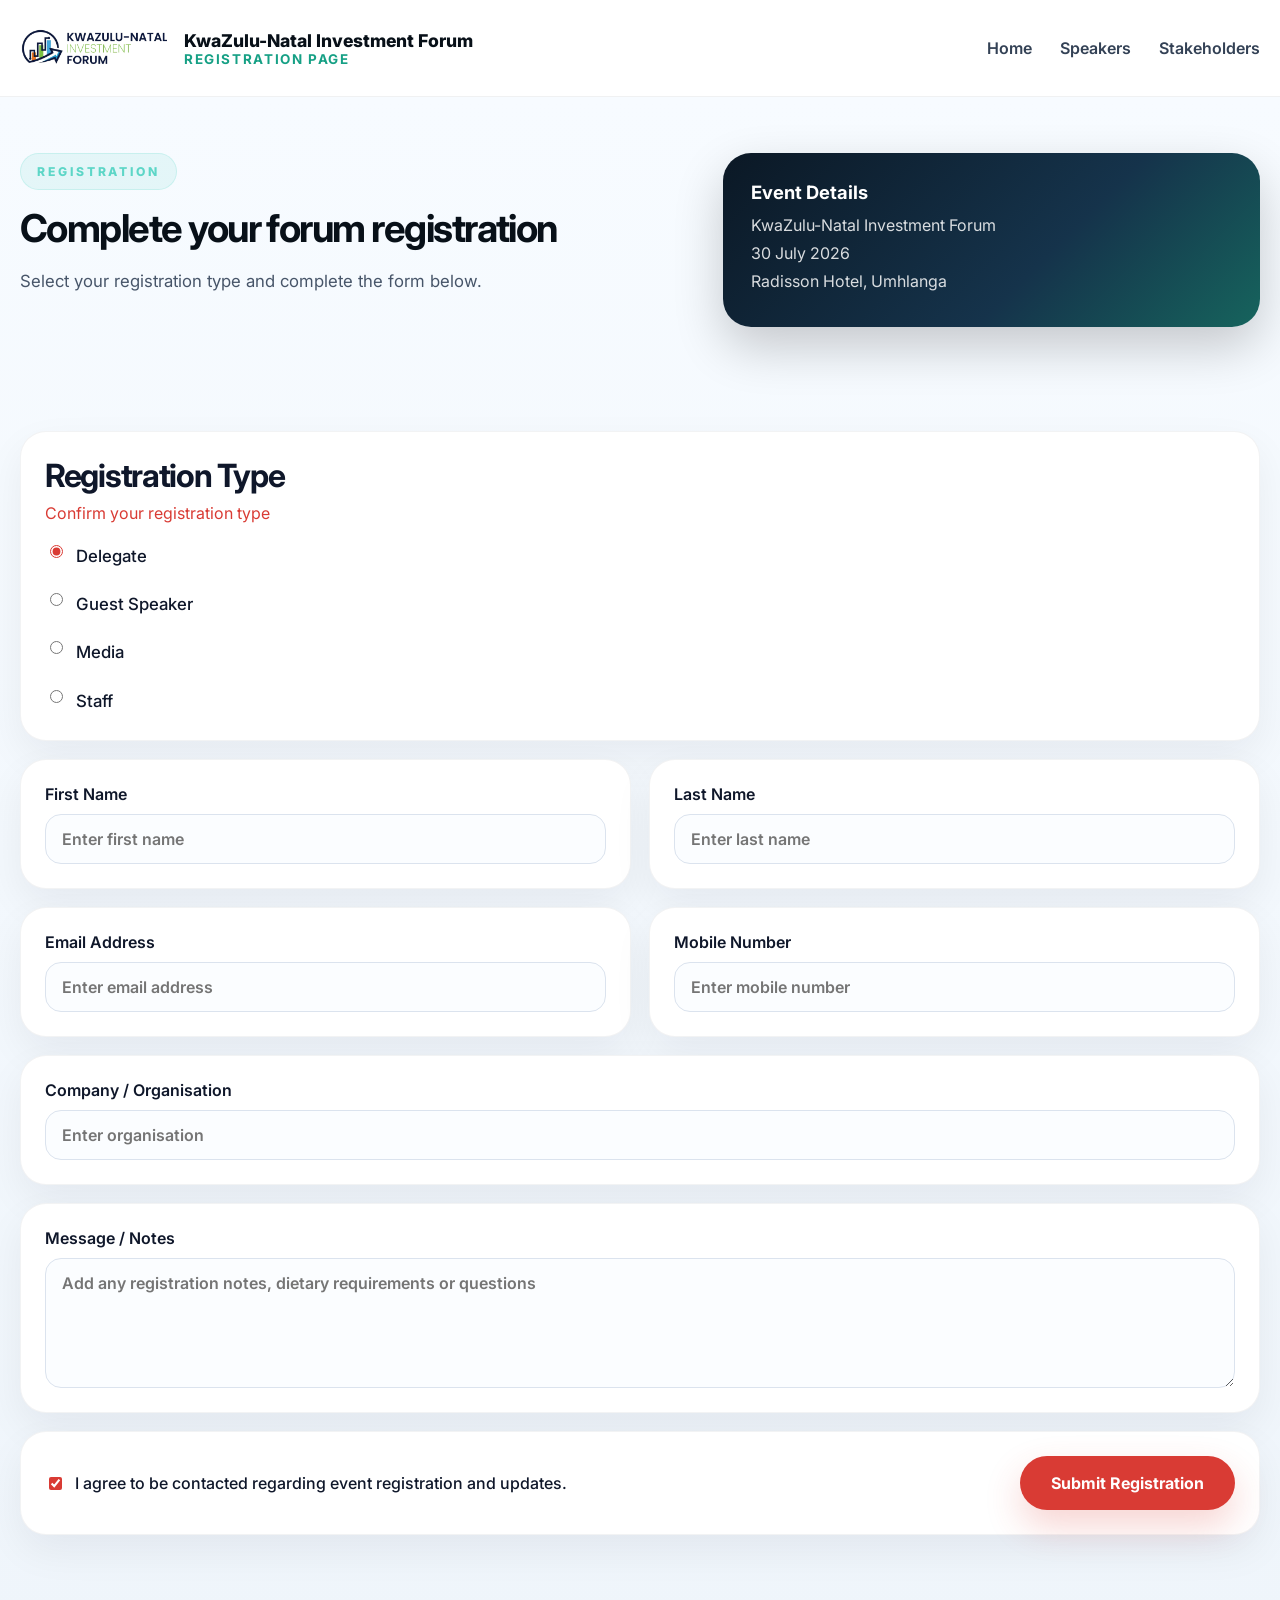
<file: register.html>
<!DOCTYPE html>
<html lang="en">
<head>
  <meta charset="UTF-8" />
  <meta name="viewport" content="width=device-width, initial-scale=1.0" />
  <title>Register — KwaZulu-Natal Investment Forum</title>
  <meta name="description" content="Registration page for the KwaZulu-Natal Investment Forum." />
  <link rel="preconnect" href="https://fonts.googleapis.com">
  <link rel="preconnect" href="https://fonts.gstatic.com" crossorigin>
  <link href="https://fonts.googleapis.com/css2?family=Inter:wght@400;500;600;700;800&display=swap" rel="stylesheet">
  <link rel="stylesheet" href="styles.css" />
</head>
<!-- Success Modal -->
<div class="success-modal" id="successModal" aria-hidden="true">
  <div class="success-modal-backdrop" id="successModalBackdrop"></div>

  <div class="success-modal-card" role="dialog" aria-modal="true" aria-labelledby="successModalTitle">
    <button class="success-modal-close" type="button" id="successModalClose" aria-label="Close">×</button>

    <div class="success-modal-icon-wrap">
      <div class="success-modal-icon">✓</div>
    </div>

    <h3 id="successModalTitle">Registration Successful</h3>
    <p>
      Thank you for registering for the <strong>KwaZulu-Natal Investment Forum</strong>.
      Your registration has been submitted successfully.
    </p>

    <div class="success-modal-actions">
      <button type="button" class="btn btn-primary" id="successModalBtn">Done</button>
    </div>
  </div>
</div>
<body>
  <header class="site-header inner-header">
    <div class="container nav-wrap">
      <a href="index.html" class="brand">
        <img src="assets/logo.png" alt="KwaZulu-Natal Investment Forum logo" class="brand-logo" />
        <div>
          <div class="brand-title">KwaZulu-Natal Investment Forum</div>
          <div class="brand-subtitle">Registration Page</div>
        </div>
      </a>
      <button class="menu-toggle" aria-label="Open menu" aria-expanded="false" type="button">☰</button>

<nav class="site-nav">
  <a href="index.html">Home</a>
  <a href="index.html#speakers">Speakers</a>
  <a href="index.html#stakeholders">Stakeholders</a>
</nav>
    </div>
  </header>

  <main class="register-main">
    <section class="register-hero">
      <div class="container register-hero-grid">
        <div>
          <span class="section-tag">Registration</span>
          <h1 class="section-title">Complete your forum registration</h1>
          <p class="section-text">
            Select your registration type and complete the form below.
          </p>
        </div>
        <div class="register-info-card">
          <strong>Event Details</strong>
          <p>KwaZulu-Natal Investment Forum</p>
          <p>30 July 2026</p>
          <p>Radisson Hotel, Umhlanga</p>
        </div>
      </div>
    </section>

    <section class="section">
      <div class="container">
        <form class="registration-form">
          <div class="form-card full-span">
            <h2>Registration Type</h2>
            <p class="form-helper required">Confirm your registration type</p>
            <div class="radio-list">
              <label class="radio-option"><input type="radio" name="registration_type" value="Delegate" checked> <span>Delegate</span></label>
              <label class="radio-option"><input type="radio" name="registration_type" value="Guest Speaker"> <span>Guest Speaker</span></label>
              <label class="radio-option"><input type="radio" name="registration_type" value="Media"> <span>Media</span></label>
              <label class="radio-option"><input type="radio" name="registration_type" value="Staff"> <span>Staff</span></label>
            </div>
          </div>

          <div class="form-card">
            <label>First Name<input type="text" placeholder="Enter first name"></label>
          </div>
          <div class="form-card">
            <label>Last Name<input type="text" placeholder="Enter last name"></label>
          </div>
          <div class="form-card">
            <label>Email Address<input type="email" placeholder="Enter email address"></label>
          </div>
          <div class="form-card">
            <label>Mobile Number<input type="tel" placeholder="Enter mobile number"></label>
          </div>
          <div class="form-card full-span">
            <label>Company / Organisation<input type="text" placeholder="Enter organisation"></label>
          </div>
          <div class="form-card full-span">
            <label>Message / Notes
              <textarea rows="5" placeholder="Add any registration notes, dietary requirements or questions"></textarea>
            </label>
          </div>
          <div class="form-card full-span form-submit-row">
            <label class="checkbox-option"><input type="checkbox" checked> <span>I agree to be contacted regarding event registration and updates.</span></label>
            <button type="submit" class="btn btn-primary large">Submit Registration</button>
          </div>
        </form>
      </div>
    </section>
  </main>

  <script src="script.js?v=3"></script>
</body>
</html>
</file>
<file: styles.css>
:root {
  --bg: #07131d;
  --bg-soft: #0e1f2d;
  --panel: #0d1825;
  --panel-2: #101c2b;
  --text: #e9eef4;
  --muted: #94a3b8;
  --dark: #081018;
  --white: #ffffff;
  --line: rgba(255,255,255,.1);
  --line-dark: rgba(12,25,38,.08);
  --primary: #d93b34;
  --primary-dark: #b92d27;
  --accent: #5dd6c7;
  --accent-2: #80eccc;
  --gold: #f0b94d;
  --shadow: 0 20px 50px rgba(0, 0, 0, .2);
  --radius-xl: 28px;
  --radius-lg: 22px;
  --radius-md: 16px;
  --max: 1240px;
}

* { box-sizing: border-box; }
html { scroll-behavior: smooth; }
body {
  margin: 0;
  font-family: 'Inter', Arial, sans-serif;
  color: #0f172a;
  background: #f6f8fb;
}
a { text-decoration: none; color: inherit; }
button, input, select, textarea { font: inherit; }
img { max-width: 100%; display: block; }
.container { width: min(var(--max), calc(100% - 32px)); margin: 0 auto; }
.section { padding: 96px 0; }
.section-muted { background: linear-gradient(180deg, #f3f7fb 0%, #eef4fa 100%); }
.section-dark { background: linear-gradient(180deg, #07131d 0%, #081b29 100%); }
.section-cta { padding-top: 0; background: #081b29; }

.site-header {
  position: sticky;
  top: 0;
  z-index: 50;
  backdrop-filter: blur(14px);
  background: rgba(255,255,255,.94);
  border-bottom: 1px solid rgba(15,23,42,.06);
}
.inner-header { position: relative; }
.nav-wrap {
  display: flex;
  align-items: center;
  justify-content: space-between;
  gap: 24px;
  min-height: 96px;
  position: relative;
}
.brand {
  display: flex;
  align-items: center;
  gap: 14px;
}
.brand-logo {
  width: 150px;
  height: 78px;
  object-fit: contain;
  border-radius: 8px;
}
.brand-title { font-size: 1.1rem; font-weight: 800; color: #081018; }
.brand-subtitle { font-size: .84rem; font-weight: 700; color: #16a085; letter-spacing: .12em; text-transform: uppercase; }

.site-nav { display: flex; align-items: center; gap: 28px; }
.site-nav a { font-weight: 600; color: #334155; }
.site-nav a:hover { color: #081018; }

.menu-toggle {
  display: none;
  border: 0;
  background: #0f172a;
  color: white;
  width: 48px;
  height: 48px;
  border-radius: 14px;
  font-size: 1.4rem;
  cursor: pointer;
}

.event-strip {
  background: #5dd6c7;
  border-top: 1px solid rgba(0,0,0,.04);
}
.event-strip-wrap {
  display: flex;
  justify-content: center;
  gap: 40px;
  padding: 16px 0;
  flex-wrap: wrap;
}
.event-strip-item {
  text-align: center;
}
.event-strip-label {
  display: block;
  font-size: .72rem;
  font-weight: 800;
  letter-spacing: .22em;
  text-transform: uppercase;
  color: #083b4a;
  margin-bottom: 4px;
}
.event-strip-item strong {
  color: #081018;
  font-size: 1rem;
}

.btn {
  display: inline-flex;
  align-items: center;
  justify-content: center;
  gap: 10px;
  padding: 14px 24px;
  border-radius: 999px;
  font-weight: 700;
  transition: .25s ease;
  border: 1px solid transparent;
}
.btn.large { padding: 16px 30px; }
.btn-primary { background: var(--primary); color: white; box-shadow: 0 16px 36px rgba(217, 59, 52, .22); }
.btn-primary:hover { background: var(--primary-dark); transform: translateY(-1px); }
.btn-secondary { background: rgba(255,255,255,.1); color: white; border-color: rgba(255,255,255,.18); }
.btn-secondary:hover { background: rgba(255,255,255,.16); }
.btn-outline-dark { border-color: rgba(8,16,24,.14); color: #081018; }
.btn-outline-dark:hover { background: #f8fafc; }

.hero {
  position: relative;
  background: #07131d;
  color: white;
  overflow: hidden;
}
.hero-slider { position: relative; min-height: 86vh; }
.hero-slide {
  position: absolute;
  inset: 0;
  display: flex;
  align-items: center;
  opacity: 0;
  visibility: hidden;
  transition: opacity .7s ease, visibility .7s ease;
}
.hero-slide.is-active { opacity: 1; visibility: visible; }

.hero-bg {
  position: absolute;
  inset: 0;
  background-size: cover;
  background-position: center;
  background-repeat: no-repeat;
  transform: scale(1.02);
}
.hero-bg::before {
  content: "";
  position: absolute;
  inset: 0;
  background: linear-gradient(90deg, rgba(4, 11, 18, .88) 0%, rgba(4,11,18,.45) 46%, rgba(4,11,18,.68) 100%);
}
.hero-bg::after {
  content: "";
  position: absolute;
  inset: 0;
  background-image:
    radial-gradient(circle at 82% 18%, rgba(93,214,199,.13) 0, transparent 20%),
    radial-gradient(circle at 72% 80%, rgba(255,255,255,.08) 0, transparent 14%);
}
.hero-bg-one {
  background-image:
    linear-gradient(135deg, rgba(18,40,61,.45), rgba(12,23,36,.35) 55%, rgba(24,55,88,.45)),
    url("assets/hero1.jpg");
}
.hero-bg-two {
  background-image:
    linear-gradient(135deg, rgba(16,33,44,.45), rgba(18,58,73,.30) 55%, rgba(14,24,37,.45)),
    url("assets/hero2.jpg");
}
.hero-bg-three {
  background-image:
    linear-gradient(135deg, rgba(10,23,34,.45), rgba(28,41,77,.32) 58%, rgba(16,47,49,.45)),
    url("assets/hero3.jpg");
}

.hero-grid {
  position: relative;
  z-index: 2;
  min-height: 86vh;
  display: grid;
  grid-template-columns: 1.18fr .82fr;
  align-items: center;
  gap: 38px;
}
.hero-grid-single {
  grid-template-columns: 1fr;
}
.hero-copy h1 {
  font-size: clamp(2.5rem, 4.2vw, 5rem);
  line-height: .98;
  margin: 16px 0 22px;
  letter-spacing: -.04em;
  max-width: 760px;
}
.hero-copy p {
  max-width: 680px;
  color: rgba(255,255,255,.82);
  font-size: 1.08rem;
  line-height: 1.8;
}
.eyebrow, .section-tag {
  display: inline-flex;
  align-items: center;
  gap: 8px;
  padding: 10px 16px;
  border-radius: 999px;
  background: rgba(93,214,199,.12);
  border: 1px solid rgba(93,214,199,.2);
  color: var(--accent);
  font-size: .76rem;
  text-transform: uppercase;
  letter-spacing: .24em;
  font-weight: 800;
}
.section-tag.light { color: #95f1e6; background: rgba(93,214,199,.08); }
.hero-actions { display: flex; flex-wrap: wrap; gap: 14px; margin-top: 30px; }

.glass-card {
  background: rgba(255,255,255,.08);
  border: 1px solid rgba(255,255,255,.12);
  border-radius: 32px;
  backdrop-filter: blur(12px);
  box-shadow: var(--shadow);
}
.hero-stat-panel, .hero-highlight { padding: 30px; }
.hero-stat-panel { display: grid; gap: 16px; }
.hero-stat { padding: 20px; border-radius: 22px; background: rgba(255,255,255,.06); border: 1px solid rgba(255,255,255,.08); color: rgba(255,255,255,.92); }
.hero-stat strong, .hero-highlight h3 { display: block; font-size: 1.2rem; margin-bottom: 10px; }
.hero-highlight-label { color: #95f1e6; font-size: .8rem; letter-spacing: .2em; text-transform: uppercase; font-weight: 800; }
.hero-highlight { color: rgba(255,255,255,.92); }
.hero-highlight p { line-height: 1.7; }

.hero-controls {
  position: relative;
  z-index: 4;
  margin-top: -94px;
  padding-bottom: 36px;
}
.hero-dots { display: flex; gap: 10px; margin-bottom: 20px; }
.hero-dot {
  width: 12px; height: 12px; border-radius: 50%; border: 0; background: rgba(255,255,255,.32); cursor: pointer;
}
.hero-dot.is-active { width: 32px; border-radius: 999px; background: var(--accent); }

.countdown-card {
  display: grid;
  grid-template-columns: repeat(4, minmax(0, 1fr));
  gap: 16px;
  background: rgba(255,255,255,.96);
  border-radius: 30px;
  padding: 18px;
  box-shadow: 0 28px 60px rgba(0,0,0,.18);
}
.countdown-item {
  border-radius: 22px;
  background: #f8fafc;
  text-align: center;
  padding: 18px;
}
.countdown-item span {
  font-size: clamp(2rem, 3vw, 3.7rem);
  line-height: 1;
  color: #13795b;
  font-weight: 800;
}
.countdown-item small {
  display: block;
  margin-top: 8px;
  color: #475569;
  text-transform: uppercase;
  letter-spacing: .2em;
  font-weight: 700;
}

.event-details{
  display:flex;
  justify-content:center;
  gap:20px;
  margin-top:20px;
  margin-bottom: 28px;
  flex-wrap:wrap;
}
.event-box{
  background:#ffffff;
  padding:18px 28px;
  border-radius:20px;
  box-shadow:0 12px 30px rgba(0,0,0,0.12);
  text-align:center;
  min-width:200px;
}
.event-box span{
  display:block;
  font-size:12px;
  letter-spacing:2px;
  color:#16a085;
  font-weight:700;
  margin-bottom:6px;
}
.event-box strong{
  font-size:16px;
  color:#0f172a;
}

.split-grid {
  display: grid;
  grid-template-columns: 1.08fr .92fr;
  gap: 48px;
  align-items: start;
}
.section-title {
  font-size: clamp(2rem, 3vw, 3.6rem);
  line-height: 1.05;
  letter-spacing: -.04em;
  margin: 18px 0 18px;
  color: #081018;
}
.section-title.light { color: white; }
.section-title.narrow { max-width: 760px; }
.section-title-center { text-align: center; margin-bottom: 34px; }
.section-text {
  color: #475569;
  font-size: 1.05rem;
  line-height: 1.9;
  max-width: 820px;
}
.section-text.light, .footer-copy { color: rgba(255,255,255,.78); }
.narrow-text { max-width: 720px; }
.section-note { color: #64748b; font-size: .98rem; }

.feature-stack { display: grid; gap: 16px; }
.feature-card, .focus-card {
  background: white;
  border-radius: 28px;
  padding: 28px;
  box-shadow: 0 16px 36px rgba(15, 23, 42, .06);
  border: 1px solid rgba(15,23,42,.05);
}
.feature-card h3, .focus-card h3 { margin: 0 0 12px; font-size: 1.28rem; }
.feature-card p, .focus-card p { margin: 0; color: #475569; line-height: 1.8; }

.focus-grid { display: grid; grid-template-columns: repeat(3, minmax(0, 1fr)); gap: 18px; margin-top: 36px; }
.focus-icon {
  width: 58px;
  height: 58px;
  border-radius: 18px;
  display: grid;
  place-items: center;
  font-size: 1.6rem;
  background: linear-gradient(135deg, #e6faf7, #dff6f2);
  margin-bottom: 14px;
}
.section-head-row {
  display: flex;
  justify-content: space-between;
  align-items: end;
  gap: 24px;
  margin-bottom: 30px;
}

.speaker-grid {
  display: grid;
  grid-template-columns: repeat(3, minmax(0, 1fr));
  gap: 18px;
}
.speaker-card {
  padding: 0;
  border: 0;
  border-radius: 28px;
  overflow: hidden;
  background: white;
  box-shadow: 0 16px 40px rgba(15, 23, 42, .09);
  cursor: pointer;
  transition: transform .3s ease, box-shadow .3s ease;
}
.speaker-card:hover {
  transform: translateY(-8px);
  box-shadow: 0 28px 56px rgba(15, 23, 42, .16);
}
.speaker-card.layout-a,
.speaker-card.layout-b {
  display: grid;
  min-height: 340px;
  grid-template-columns: 1fr 1fr;
  align-items: stretch;
}
.dark-panel {
  background: #04090f;
  color: white;
  padding: 28px;
  display: flex;
  flex-direction: column;
  justify-content: end;
}
.dark-panel h3 {
  margin: 0 0 10px;
  font-size: 1.65rem;
  letter-spacing: -.03em;
}
.dark-panel p {
  margin: 0;
  color: #79e6d7;
  font-size: 1rem;
  line-height: 1.7;
}
.speaker-photo {
  position: relative;
  min-height: 100%;
  overflow: hidden;
  background: #0f172a;
}
.speaker-img {
  width: 100%;
  height: 100%;
  min-height: 340px;
  object-fit: cover;
  display: block;
  transition: transform 0.45s ease;
}
.speaker-card:hover .speaker-img {
  transform: scale(1.06);
}
.speaker-overlay {
  position: absolute;
  inset: 0;
  display: grid;
  place-items: center;
  background: linear-gradient(180deg, rgba(0,0,0,.08), rgba(11,106,104,.58));
  color: #fff;
  font-weight: 800;
  letter-spacing: 0.18em;
  text-transform: uppercase;
  opacity: 0;
  transition: opacity .3s ease;
  z-index: 2;
}
.speaker-card:hover .speaker-overlay { opacity: 1; }

.marquee-wrap {
  margin-top: 28px;
  overflow: hidden;
  border-radius: 28px;
  border: 1px solid rgba(255,255,255,.08);
  background: rgba(255,255,255,.03);
  padding: 22px 0;
}
.marquee-track {
  display: flex;
  gap: 18px;
  width: max-content;
  animation: marquee 28s linear infinite;
}
.marquee-wrap:hover .marquee-track { animation-play-state: paused; }
.logo-chip {
  display:flex;
  align-items:center;
  justify-content:center;
  background:#ffffff;
  border:1px solid rgba(255,255,255,.1);
  padding:16px 28px;
  border-radius:999px;
  min-width:200px;
  box-shadow: 0 8px 20px rgba(0,0,0,.15);
}
.logo-chip img{
  max-height:40px;
  max-width:160px;
  object-fit:contain;
  filter:none;
  opacity:0.95;
  transition:all 0.3s ease;
}
.logo-chip:hover img{
  opacity:1;
  transform:scale(1.05);
}
@keyframes marquee { from { transform: translateX(0); } to { transform: translateX(-50%); } }

.media-title {
  margin-top: 48px;
}
.media-grid {
  display: grid;
  grid-template-columns: repeat(3, minmax(0, 1fr));
  gap: 18px;
  margin-top: 18px;
}

.cta-box {
  display: flex;
  align-items: center;
  justify-content: space-between;
  gap: 24px;
  padding: 42px;
  border-radius: 36px;
  background: linear-gradient(135deg, #0d1723, #11304b 58%, #145550 100%);
  box-shadow: 0 30px 60px rgba(0,0,0,.18);
}

.site-footer {
  background: #081018;
  color: white;
  padding: 44px 0 60px;
}
.footer-grid {
  display: grid;
  grid-template-columns: 1.2fr .8fr;
  gap: 24px;
  align-items: start;
}
.footer-brand { margin-bottom: 16px; }
.footer-contact p { color: rgba(255,255,255,.82); margin: 0 0 10px; }

.social-links {
  display: flex;
  gap: 12px;
  margin-top: 20px;
}
.social-links a {
  width: 42px;
  height: 42px;
  border-radius: 50%;
  display: grid;
  place-items: center;
  background: rgba(255,255,255,.08);
  color: white;
  font-weight: 800;
  text-transform: lowercase;
}

.speaker-modal {
  position: fixed;
  inset: 0;
  display: grid;
  place-items: center;
  padding: 20px;
  opacity: 0;
  visibility: hidden;
  transition: .25s ease;
  z-index: 80;
}
.speaker-modal.is-open {
  opacity: 1;
  visibility: visible;
}
.speaker-modal-backdrop {
  position: absolute;
  inset: 0;
  background: rgba(0, 0, 0, .55);
  backdrop-filter: blur(8px);
}
.speaker-modal-card {
  position: relative;
  z-index: 1;
  width: min(980px, 100%);
  display: grid;
  grid-template-columns: .9fr 1.1fr;
  border-radius: 34px;
  overflow: hidden;
  background: white;
  box-shadow: 0 36px 100px rgba(0,0,0,.35);
}
.speaker-modal-visual {
  position: relative;
  overflow: hidden;
  background: #0f172a;
  padding: 0;
}
.speaker-modal-visual img.modal-speaker-img {
  width: 100%;
  height: 100%;
  min-height: 560px;
  object-fit: cover;
  display: block;
}
.speaker-modal-visual .modal-speaker-fallback {
  width: 100%;
  height: 100%;
  min-height: 560px;
  display: grid;
  place-items: center;
  color: #fff;
  font-size: 4rem;
  font-weight: 800;
  letter-spacing: -0.05em;
}
.speaker-modal-content {
  padding: 56px 42px;
}
.speaker-modal-close {
  position: absolute;
  top: 18px;
  right: 18px;
  z-index: 2;
  width: 48px;
  height: 48px;
  border-radius: 50%;
  border: 0;
  background: #53b9c9;
  color: white;
  font-size: 2rem;
  cursor: pointer;
}
.modal-role {
  color: #0f766e;
  text-transform: uppercase;
  letter-spacing: .2em;
  font-size: .8rem;
  font-weight: 800;
}
.speaker-modal-content h3 {
  font-size: clamp(2.2rem, 3vw, 3.6rem);
  line-height: .98;
  margin: 12px 0;
  letter-spacing: -.05em;
}
.modal-company {
  font-size: 1.2rem;
  color: #0f172a;
  font-weight: 700;
  margin: 0 0 22px;
}
.modal-body {
  color: #334155;
  line-height: 1.9;
  font-size: 1.02rem;
}

.register-main { min-height: 100vh; background: linear-gradient(180deg, #f7fbff, #eff5fb); }
.register-hero { padding: 56px 0 8px; }
.register-hero-grid {
  display: grid;
  grid-template-columns: 1.12fr .88fr;
  gap: 20px;
  align-items: start;
}
.register-info-card {
  padding: 28px;
  border-radius: 28px;
  color: white;
  background: linear-gradient(135deg, #0b1825, #15334b 60%, #16645d);
  box-shadow: var(--shadow);
}
.register-info-card strong { display: block; margin-bottom: 12px; font-size: 1.15rem; }
.register-info-card p { margin: 0 0 8px; color: rgba(255,255,255,.84); }
.registration-form {
  display: grid;
  grid-template-columns: repeat(2, minmax(0, 1fr));
  gap: 18px;
}
.form-card {
  background: white;
  border-radius: 26px;
  padding: 24px;
  box-shadow: 0 16px 40px rgba(15, 23, 42, .06);
  border: 1px solid rgba(15,23,42,.05);
}
.form-card.full-span { grid-column: 1 / -1; }
.form-card h2 { margin: 0 0 8px; font-size: 2rem; letter-spacing: -.04em; }
.form-helper { margin: 0 0 18px; color: #64748b; }
.form-helper.required { color: #d93b34; }
.registration-form label { display: grid; gap: 10px; color: #0f172a; font-weight: 600; }
.registration-form input[type="text"],
.registration-form input[type="email"],
.registration-form input[type="tel"],
.registration-form select,
.registration-form textarea {
  width: 100%;
  border: 1px solid #dbe3ee;
  border-radius: 16px;
  padding: 14px 16px;
  font-size: 1rem;
  color: #0f172a;
  outline: 0;
  background: #fbfdff;
}
.registration-form input:focus,
.registration-form select:focus,
.registration-form textarea:focus {
  border-color: #53b9c9;
  box-shadow: 0 0 0 4px rgba(83,185,201,.12);
}
.radio-list { display: grid; gap: 18px; margin-top: 10px; }
.radio-option, .checkbox-option {
  display: flex !important;
  align-items: flex-start;
  gap: 12px;
  font-weight: 500 !important;
  color: #0f172a;
}
.radio-option input, .checkbox-option input { margin-top: 4px; accent-color: #d93b34; }
.radio-option span { font-size: 1.05rem; line-height: 1.8; }
.form-submit-row {
  display: flex;
  justify-content: space-between;
  align-items: center;
  gap: 18px;
}

@media (max-width: 1100px) {
  .hero-grid,
  .split-grid,
  .register-hero-grid,
  .footer-grid,
  .cta-box,
  .speaker-modal-card,
  .focus-grid,
  .speaker-grid,
  .media-grid {
    grid-template-columns: 1fr;
  }
  .hero-controls { margin-top: -40px; }
  .countdown-card { grid-template-columns: repeat(2, minmax(0,1fr)); }
  .speaker-card.layout-a,
  .speaker-card.layout-b { min-height: auto; }
}

@media (max-width: 860px) {
  .menu-toggle { display: inline-grid; place-items: center; }
  .site-nav {
    position: absolute;
    left: 16px;
    right: 16px;
    top: calc(100% + 10px);
    display: none;
    flex-direction: column;
    align-items: stretch;
    gap: 12px;
    padding: 18px;
    background: rgba(255,255,255,.98);
    border: 1px solid rgba(15,23,42,.06);
    border-radius: 22px;
    box-shadow: 0 24px 50px rgba(15,23,42,.12);
  }
  .site-nav.is-open { display: flex; }
  .site-nav.always-show {
    position: static;
    display: flex;
    flex-direction: row;
    background: transparent;
    box-shadow: none;
    border: 0;
    padding: 0;
  }
  .hero-grid { padding: 110px 0 150px; }
  .section, .site-footer { padding: 76px 0; }
  .section-head-row, .cta-box, .form-submit-row { flex-direction: column; align-items: start; }
  .event-strip-wrap { gap: 18px; }
}

@media (max-width: 640px) {
  .brand-logo { width: 110px; height: 64px; }
  .brand-title { font-size: .92rem; }
  .brand-subtitle { font-size: .68rem; letter-spacing: .1em; }
  .hero-slider, .hero-grid { min-height: 740px; }
  .hero-copy h1 { font-size: 2.4rem; }
  .hero-copy p, .section-text { font-size: .98rem; }
  .countdown-card { grid-template-columns: 1fr 1fr; }
  .countdown-item span { font-size: 2.2rem; }
  .speaker-card.layout-a,
  .speaker-card.layout-b { grid-template-columns: 1fr; }
  .speaker-img { min-height: 280px; }
  .speaker-modal-content { padding: 34px 24px; }
  .speaker-modal-visual img.modal-speaker-img,
  .speaker-modal-visual .modal-speaker-fallback { min-height: 320px; }
  .registration-form { grid-template-columns: 1fr; }
  .event-box { min-width: 160px; }
}
/* ===== PROFESSIONAL FOCUS AREA ICONS ===== */

.focus-icon{
width:56px;
height:56px;
border-radius:16px;
display:flex;
align-items:center;
justify-content:center;
background:#e6f4f1;
margin-bottom:14px;
font-size:22px;
color:#13795b;
}

.focus-card h3{
margin-top:4px;
}

.focus-card{
transition:all 0.25s ease;
}

.focus-card:hover{
transform:translateY(-6px);
box-shadow:0 22px 45px rgba(0,0,0,0.08);
}

.focus-card:hover .focus-icon{
background:#13795b;
color:#fff;
}
/* ===== FIX FOCUS SECTION WIDTH / CARD STRETCH ===== */

#focus .container{
  max-width: 1280px;
  width: calc(100% - 120px);
}

#focus .focus-grid{
  grid-template-columns: repeat(3, minmax(280px, 1fr));
  gap: 28px;
  align-items: stretch;
}

#focus .focus-card{
  width: 100%;
  max-width: 100%;
  padding: 28px 28px 26px;
  border-radius: 26px;
}

/* tablet */
@media (max-width: 1100px){
  #focus .container{
    width: calc(100% - 56px);
  }

  #focus .focus-grid{
    grid-template-columns: repeat(2, minmax(260px, 1fr));
  }
}

/* mobile */
@media (max-width: 640px){
  #focus .container{
    width: calc(100% - 32px);
  }

  #focus .focus-grid{
    grid-template-columns: 1fr;
    gap: 18px;
  }

  #focus .focus-card{
    padding: 22px 20px 20px;
  }
}
#focus .container{
  max-width: 1180px;
  width: calc(100% - 140px);
}
/* ===== MOBILE SPEAKER GRID FIX (2 PER ROW) ===== */

@media (max-width: 640px){

  .speaker-grid{
    grid-template-columns: repeat(2, 1fr);
    gap: 14px;
  }

  .speaker-card{
    min-height: auto;
  }

  .speaker-card.layout-a,
  .speaker-card.layout-b{
    grid-template-columns: 1fr;
  }

  .speaker-photo{
    min-height: 160px;
  }

  .dark-panel{
    padding: 16px;
  }

  .dark-panel h3{
    font-size: 1.1rem;
  }

  .dark-panel p{
    font-size: 0.85rem;
    line-height: 1.4;
  }

}
/* ===== SUCCESS MODAL ===== */
.success-modal{
  position: fixed;
  inset: 0;
  display: grid;
  place-items: center;
  padding: 20px;
  opacity: 0;
  visibility: hidden;
  transition: 0.25s ease;
  z-index: 200;
}

.success-modal.is-open{
  opacity: 1;
  visibility: visible;
}

.success-modal-backdrop{
  position: absolute;
  inset: 0;
  background: rgba(7, 19, 29, 0.58);
  backdrop-filter: blur(8px);
}

.success-modal-card{
  position: relative;
  z-index: 1;
  width: min(520px, 100%);
  background: linear-gradient(180deg, #ffffff 0%, #f7fbff 100%);
  border-radius: 30px;
  padding: 34px 28px 28px;
  text-align: center;
  box-shadow: 0 35px 100px rgba(0, 0, 0, 0.28);
  border: 1px solid rgba(15, 23, 42, 0.06);
  transform: translateY(16px) scale(0.98);
  transition: transform 0.25s ease;
}

.success-modal.is-open .success-modal-card{
  transform: translateY(0) scale(1);
}

.success-modal-close{
  position: absolute;
  top: 14px;
  right: 14px;
  width: 42px;
  height: 42px;
  border: 0;
  border-radius: 50%;
  background: #edf6fb;
  color: #0f172a;
  font-size: 1.6rem;
  cursor: pointer;
}

.success-modal-icon-wrap{
  display: flex;
  justify-content: center;
  margin-bottom: 16px;
}

.success-modal-icon{
  width: 82px;
  height: 82px;
  border-radius: 50%;
  display: grid;
  place-items: center;
  background: linear-gradient(135deg, #18b38d, #109a7b);
  color: #fff;
  font-size: 2rem;
  font-weight: 800;
  box-shadow: 0 16px 34px rgba(24, 179, 141, 0.28);
}

.success-modal-card h3{
  margin: 0 0 12px;
  font-size: clamp(1.8rem, 3vw, 2.4rem);
  color: #081018;
  line-height: 1.05;
}

.success-modal-card p{
  margin: 0 auto;
  max-width: 390px;
  color: #475569;
  line-height: 1.8;
}

.success-modal-actions{
  margin-top: 24px;
  display: flex;
  justify-content: center;
}

body.modal-open{
  overflow: hidden;
}
/* ===== REGISTER PAGE MOBILE HEADER FIX ===== */

@media (max-width: 860px){
  .inner-header .brand{
    align-items: center;
    gap: 10px;
    max-width: calc(100% - 64px);
  }

  .inner-header .brand-logo{
    width: 88px;
    height: 54px;
    flex-shrink: 0;
  }

  .inner-header .brand-title{
    font-size: 0.95rem;
    line-height: 1.15;
  }

  .inner-header .brand-subtitle{
    font-size: 0.7rem;
    letter-spacing: 0.08em;
    line-height: 1.15;
  }

  .inner-header .nav-wrap{
    min-height: 82px;
  }
}
</file>
